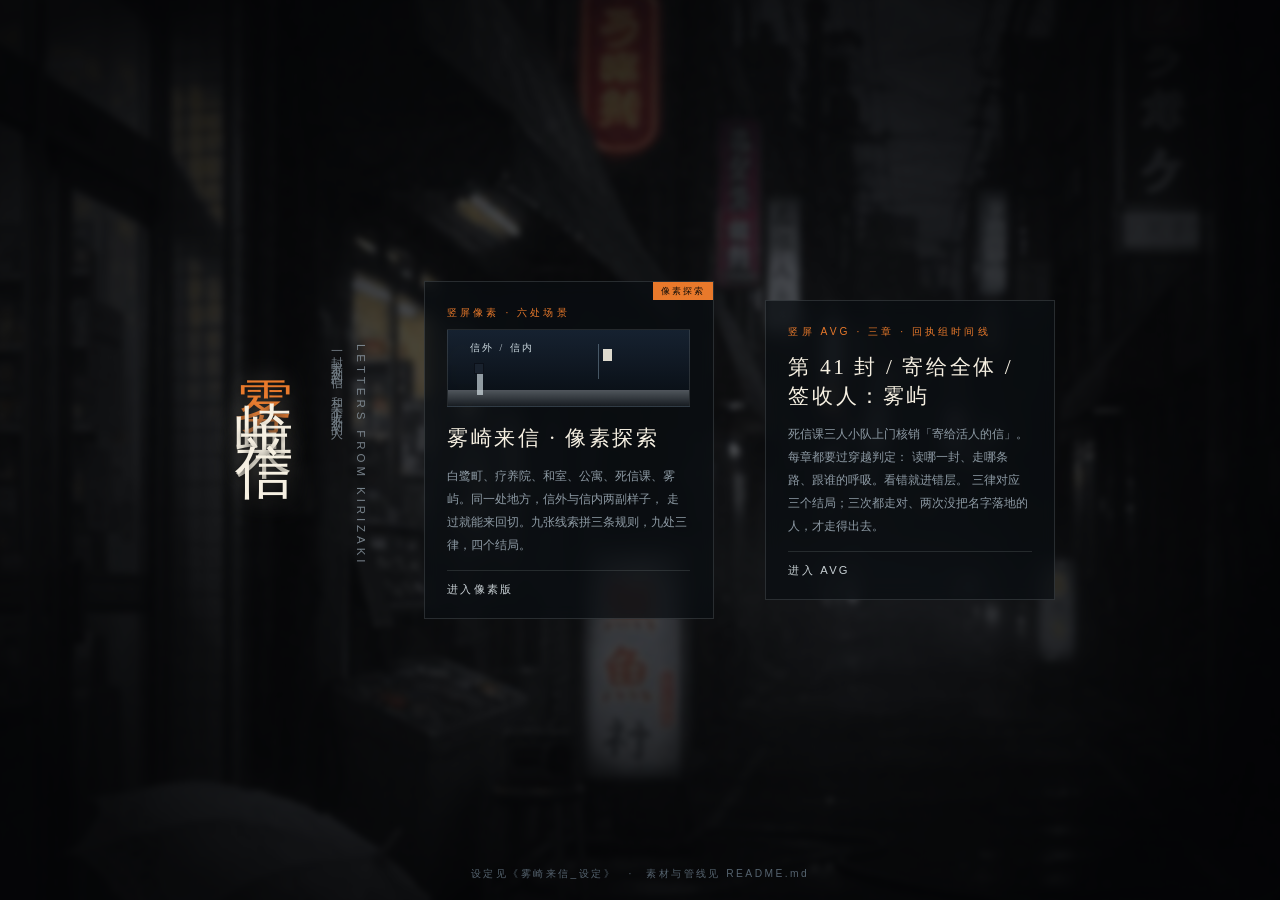
<file: index.html>
﻿<!DOCTYPE html>
<html lang="zh-CN">
<head>
<meta charset="utf-8">
<meta name="viewport" content="width=device-width,initial-scale=1">
<title>雾崎来信 · Letters from Kirizaki</title>
<style>
  :root{
    --ink:#10141A; --mist:#8E9BA5; --pale:#C8D0D4; --paper:#F6F0E2;
    --ember:#E8792B; --gold:#C9A227;
    --serif:"Songti SC","Noto Serif CJK SC","Source Han Serif SC","SimSun",serif;
    --sans:"PingFang SC","Microsoft YaHei","Noto Sans CJK SC",sans-serif;
  }
  *{box-sizing:border-box}
  html,body{margin:0;height:100%;background:#05070a;overflow:hidden}
  body{font-family:var(--sans);color:var(--pale);display:flex;
    align-items:center;justify-content:center;min-height:100vh}

  #bg{position:fixed;inset:-4%;
    background:url("assets/web/street_back.jpg") center/cover;
    filter:blur(3px) brightness(.5) saturate(.75);
    animation:drift 30s ease-in-out infinite alternate}
  @keyframes drift{from{transform:scale(1) translate(0,0)}to{transform:scale(1.06) translate(-1%,-1%)}}
  #bg::after{content:"";position:absolute;inset:0;
    background:radial-gradient(ellipse at 50% 45%, rgba(5,7,10,.2), rgba(5,7,10,.92) 78%)}

  #main{position:relative;display:flex;gap:4vw;align-items:center;
    padding:0 5vw;flex-wrap:wrap;justify-content:center}

  #brand{display:flex;gap:1.4rem;align-items:flex-start}
  #title{display:flex;flex-direction:row-reverse;gap:.7rem;
    writing-mode:vertical-rl;font-family:var(--serif);
    font-size:clamp(2.6rem,6.4vh,5rem);color:var(--paper);letter-spacing:.18em;
    text-shadow:0 0 28px rgba(246,240,226,.28),0 2px 8px rgba(0,0,0,.8)}
  #title span:last-child{color:var(--ember)}
  #meta{font-size:.72rem;letter-spacing:.34em;color:var(--mist);
    writing-mode:vertical-rl;line-height:2.1;opacity:.8;padding-top:.6rem}

  .card{width:clamp(230px,23vw,290px);background:rgba(10,14,19,.72);
    border:1px solid rgba(200,208,212,.16);backdrop-filter:blur(8px);
    padding:1.5rem 1.4rem 1.3rem;display:flex;flex-direction:column;gap:.8rem;
    transition:transform .3s, border-color .3s, background .3s;cursor:pointer;
    text-decoration:none;color:inherit;position:relative}
  .card:hover{transform:translateY(-4px);border-color:rgba(246,240,226,.5);
    background:rgba(18,24,32,.9)}
  .card .k{font-size:.64rem;letter-spacing:.3em;color:var(--ember)}
  .card h2{margin:0;font-family:var(--serif);font-size:1.34rem;letter-spacing:.12em;
    color:var(--paper);font-weight:400}
  .card p{margin:0;font-size:.78rem;line-height:1.85;color:var(--mist);flex:1}
  .card .go{font-size:.7rem;letter-spacing:.2em;color:var(--pale);
    border-top:1px solid rgba(200,208,212,.14);padding-top:.7rem;
    display:flex;justify-content:space-between;align-items:center}
  .card .go em{font-style:normal;color:var(--ember);opacity:0;transition:opacity .3s}
  .card:hover .go em{opacity:1}
  .card .new{position:absolute;right:0;top:0;font-size:.58rem;letter-spacing:.22em;
    color:#160F09;background:var(--ember);padding:.18rem .5rem}
  .card .pix{height:78px;margin:-.2rem 0 .2rem;background:
      linear-gradient(180deg, rgba(23,36,52,.9), rgba(8,12,18,.95));
    border:1px solid rgba(246,240,226,.12);position:relative;overflow:hidden}
  .card .pix i{position:absolute;display:block;background:#F6F0E2;opacity:.9}
  .card .pix .p1{left:12%;top:56%;width:6px;height:22px;background:#C9D6DC;opacity:.7}
  .card .pix .p2{left:11%;top:44%;width:8px;height:9px;background:#1B2430;box-shadow:0 0 0 1px #0B1018}
  .card .pix .p3{left:0;right:0;top:78%;height:22%;background:linear-gradient(180deg,rgba(233,238,240,.35),rgba(233,238,240,.08))}
  .card .pix .p4{left:62%;top:18%;width:1px;height:46%;background:#7E96A8;opacity:.5}
  .card .pix .p5{left:64%;top:24%;width:9px;height:12px;background:#F6F0E2}
  .card .pix b{position:absolute;left:9%;top:14%;font-family:var(--serif);font-weight:400;
    font-size:.62rem;letter-spacing:.24em;color:#C9D6DC}

  #foot{position:fixed;bottom:1.2rem;left:0;right:0;text-align:center;
    font-size:.64rem;letter-spacing:.24em;color:#55636F}
  @media (max-width:900px){
    #main{flex-direction:column;gap:1.2rem;padding:1rem}
    #meta{display:none}
    #title{writing-mode:horizontal-tb;flex-direction:row;font-size:2.2rem}
    .card{width:min(88vw,340px)}
  }
</style>
</head>
<body>
<div id="bg"></div>

<div id="main">
  <div id="brand">
    <div id="title"><span>信</span><span>来</span><span>崎</span><span>雾</span></div>
    <div id="meta">LETTERS FROM KIRIZAKI<br>一封寄不到的信，和三千个收不到的人</div>
  </div>

  <a class="card" href="pixel/index.html">
    <span class="new">像素探索</span>
    <div class="k">竖屏像素 · 六处场景</div>
    <div class="pix" aria-hidden="true">
      <b>信外 / 信内</b><i class="p5"></i><i class="p1"></i><i class="p2"></i>
      <i class="p4"></i><i class="p3"></i>
    </div>
    <h2>雾崎来信 · 像素探索</h2>
    <p>白鹭町、疗养院、和室、公寓、死信课、雾屿。同一处地方，信外与信内两副样子，
       走过就能来回切。九张线索拼三条规则，九处三律，四个结局。</p>
    <div class="go"><span>进入像素版</span><em>→</em></div>
  </a>

  <a class="card" href="avg/index.html">
    <div class="k">竖屏 AVG · 三章 · 回执组时间线</div>
    <h2>第 41 封 / 寄给全体 / 签收人：雾屿</h2>
    <p>死信课三人小队上门核销「寄给活人的信」。每章都要过穿越判定：
       读哪一封、走哪条路、跟谁的呼吸。看错就进错层。
       三律对应三个结局；三次都走对、两次没把名字落地的人，才走得出去。</p>
    <div class="go"><span>进入 AVG</span><em>→</em></div>
  </a>
</div>

<div id="foot">设定见《雾崎来信_设定》　·　素材与管线见 README.md</div>
</body>
</html>
</file>
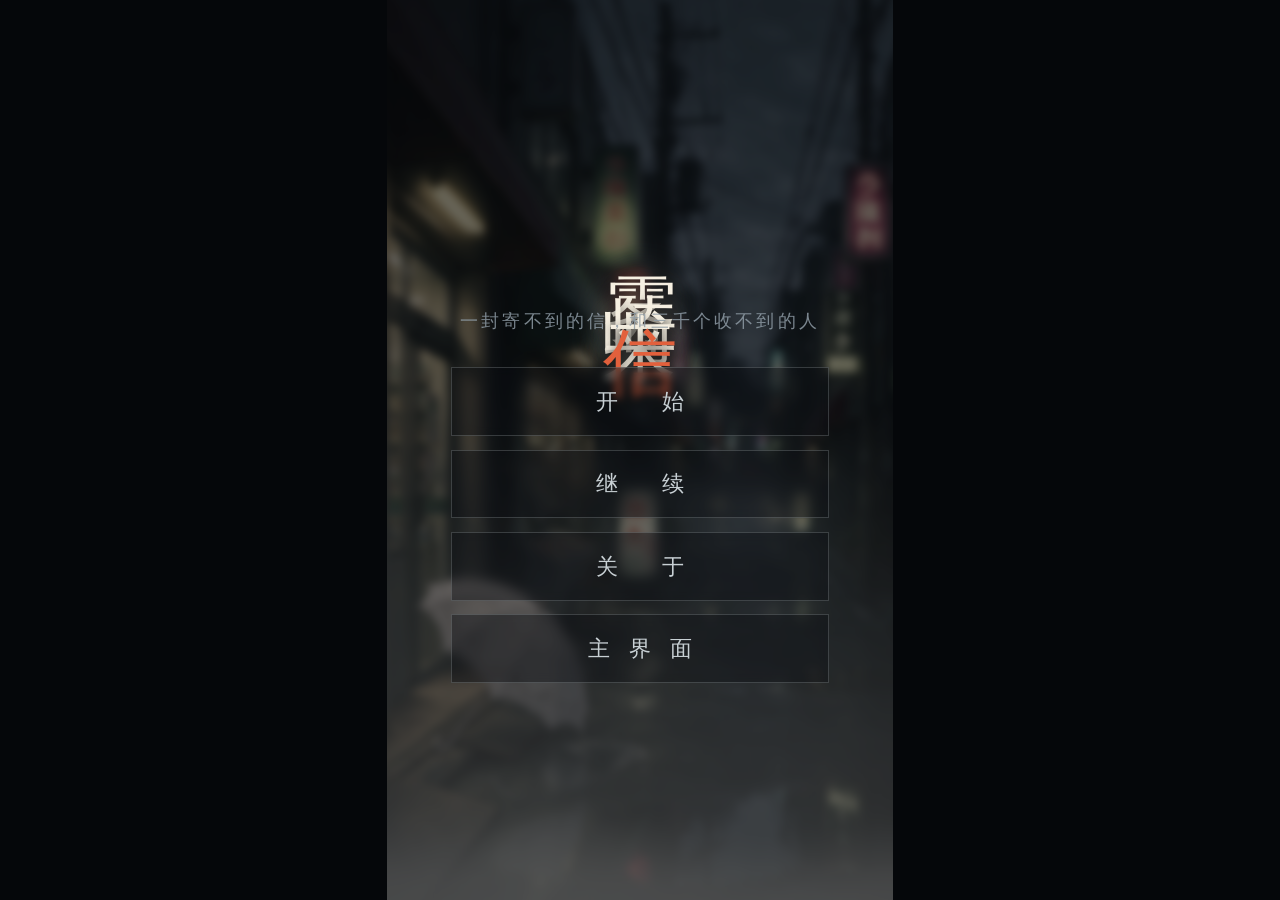
<file: avg/index.html>
<!DOCTYPE html>
<html lang="zh-CN">
<head>
<meta charset="utf-8">
<meta name="viewport" content="width=device-width,initial-scale=1,maximum-scale=1,user-scalable=no,viewport-fit=cover">
<meta name="theme-color" content="#080b0f">
<meta name="apple-mobile-web-app-capable" content="yes">
<meta name="apple-mobile-web-app-status-bar-style" content="black-translucent">
<meta name="mobile-web-app-capable" content="yes">
<title>雾崎来信 · AVG 三章</title>
<link rel="stylesheet" href="style.css">
</head>
<body>

<!-- 整个舞台按 9:16 锁死，外部留黑 -->
<div id="stage">

  <!-- 背景两层，交叉淡入 -->
  <div id="bgA" class="bg"></div>
  <div id="bgB" class="bg"></div>

  <!-- 立绘（三槽：char 居中，char2 左，char3 右；用 background-image，避免 <img> 在部分渲染器里引起的整页缩放） -->
  <div id="char"></div>
  <div id="char2"></div>
  <div id="char3"></div>

  <!-- 雾线与暗角 -->
  <div id="veil"></div>
  <div id="vignette"></div>

  <!-- 顶部：雾浓度 -->
  <div id="topbar">
    <div id="fogwrap">
      <span id="foglabel">雾</span>
      <div id="fogbar"><div id="fogfill"></div></div>
      <span id="fogpct">18%</span>
      <button id="notebtn" title="线索与规则（N）">笔记 0</button>
    </div>
    <div id="menu">
      <button data-act="log">记录</button>
      <button data-act="save">存档</button>
      <button data-act="load">读档</button>
      <button data-act="auto">自动</button>
      <button data-act="skip">快进</button>
      <button data-act="title">标题</button>
      <button data-act="home">主界面</button>
    </div>
  </div>

  <!-- 对话框 -->
  <div id="dialogue">
    <div id="speaker"></div>
    <div id="text"></div>
    <div id="next">▼</div>
    <div id="hint">空格 / 点击 继续</div>
  </div>

  <!-- 三律选项 -->
  <div id="choices">
    <div id="choicetag"></div>
    <div id="choiceq"></div>
    <div id="dropline">
      <span class="drop"></span><span class="drop"></span><span class="drop"></span>
    </div>
    <div id="choiceopts"></div>
  </div>

  <!-- 浮层面板：记录 / 存档 -->
  <div id="panel">
    <div id="panelhead"><span id="paneltitle">记录</span><button id="panelclose">×</button></div>
    <div id="panelbody"></div>
  </div>

  <!-- 章节结束 -->
  <div id="endscreen">
    <div id="endname"></div>
    <div id="endstats"></div>
    <div id="endbtns">
      <button data-act="title">回到标题</button>
      <button data-act="load">读档</button>
      <button data-act="home">主界面</button>
    </div>
  </div>

  <!-- 标题 -->
  <div id="title">
    <div id="titlebg"></div>
    <div id="titletxt"><span>雾</span><span>崎</span><span>来</span><span>信</span></div>    <div id="subt">一封寄不到的信，和三千个收不到的人</div>
    <div id="titlebtns">
      <button data-act="new">开 始</button>
      <button data-act="continue">继 续</button>
      <button data-act="about">关 于</button>
      <button data-act="home">主界面</button>
    </div>
    <div id="about">
      <p>竖屏 AVG · 三章「第 41 封 / 寄给全体 / 签收人：雾屿」——回执组时间线</p>
      <p>死信课三人编制：你、薇拉、澪。城里出现「寄给活人的信」，上门核销。规矩这次是齐的——开拆须两人在场，你们有三个。世界照样坏。</p>
      <p>纱夜是不占编制的同伴。她很少说话，所以每次开口，都值得记住。</p>
      <p>每章进信之前，都要先做一次「穿越判定」：读哪一封、走哪条路、跟谁的呼吸。判断没有时限，但看错了就进错层；穿越成功与否，会一路影响到最后。</p>
      <p>信内外共用同一张场景，只有颜色不同——哪边是真的，游戏不判定。三律对应三个结局；三次都走对、两次没把名字落地的人，才走得出去。</p>
      <p>建议全屏 · 戴耳机</p>
      <button data-act="aboutclose">收 起</button>
    </div>
  </div>

  <div id="flash"></div>
  <div id="card"><div class="ct" id="cardTitle"></div><div class="cs" id="cardSub"></div></div>
  <div id="stamp"><div class="sm" id="stampMain"></div><div class="ss" id="stampSub"></div></div>
  <div id="toast"></div>
</div>

<script src="audio.js"></script>
<script src="story.js"></script>
<script src="game.js"></script>
</body>
</html>
</file>
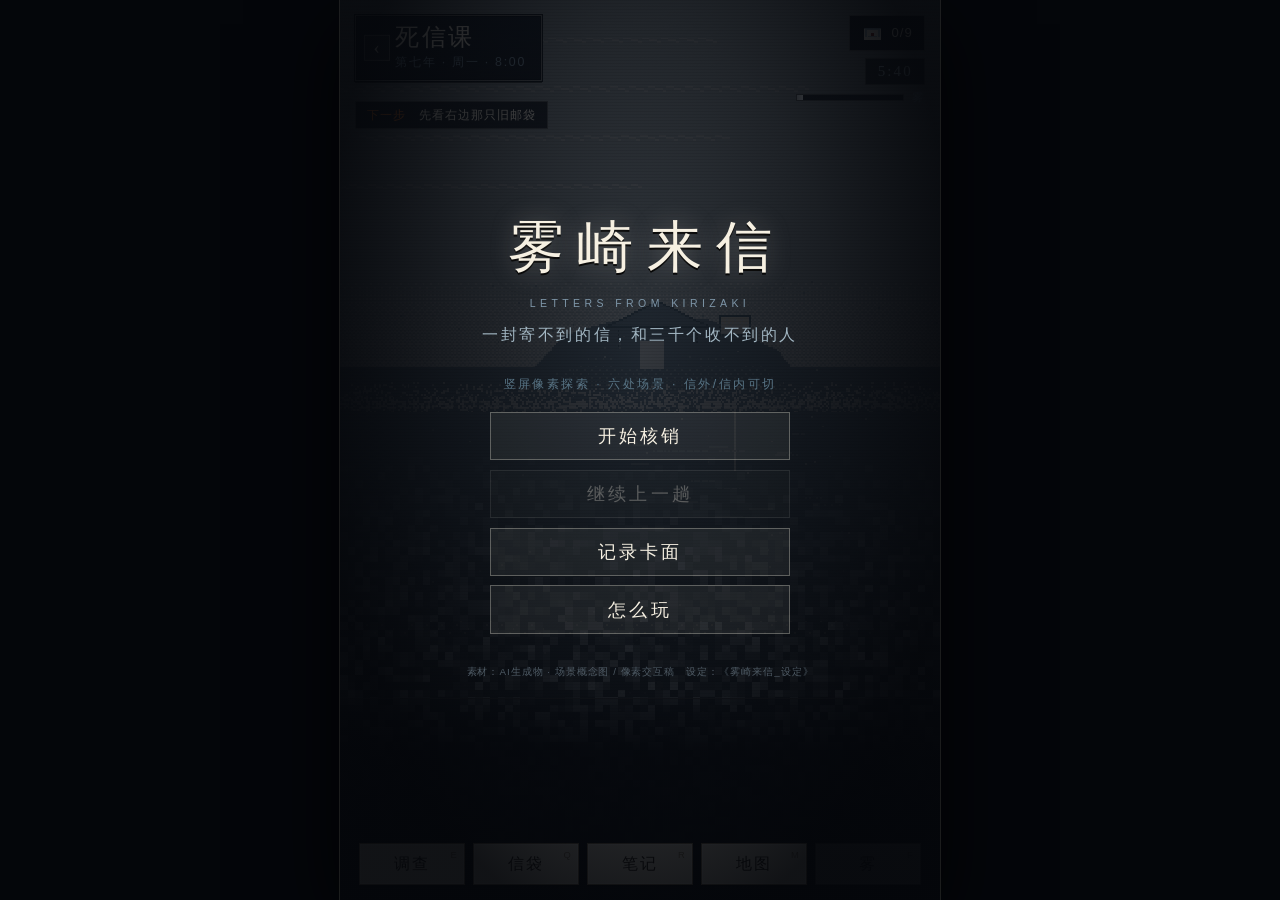
<file: pixel/index.html>
<!DOCTYPE html>
<html lang="zh-CN">
<head>
<meta charset="utf-8">
<meta name="viewport" content="width=device-width,initial-scale=1,viewport-fit=cover">
<meta name="theme-color" content="#05070a">
<title>雾崎来信 · 像素探索</title>
<link rel="stylesheet" href="css/style.css">
</head>
<body>
<div id="stage">
  <canvas id="scene" width="320" height="480"></canvas>
  <div id="crt"></div>

  <!-- 顶部状态栏 -->
  <header id="hud">
    <div class="plaque">
      <button id="homeBtn" title="回主界面">‹</button>
      <b id="place">死信课</b>
      <i id="sub">第七年 · 周一</i>
    </div>
    <div id="hint"></div>
    <div class="hud-right">
      <button id="bagBtn" title="信袋">
        <canvas class="ico" width="16" height="16" data-icon="letter"></canvas>
        <span id="bagCount">0/9</span>
      </button>
      <div id="clock" title="钟">5:40</div>
    </div>
  </header>

  <div id="fogwrap" title="雾浓度">
    <div id="fogbar"><i></i></div>
    <span>雾</span>
  </div>

  <div id="toast"></div>

  <!-- 底部交互区 -->
  <section id="panel">
    <div id="who"><img id="face" alt=""><span id="whoName"></span></div>
    <div id="say"></div>
    <nav id="acts">
      <button data-act="look"><b>调查</b><i>E</i></button>
      <button data-act="bag"><b>信袋</b><i>Q</i></button>
      <button data-act="note"><b>笔记</b><i>R</i></button>
      <button data-act="map"><b>地图</b><i>M</i></button>
      <button data-act="form" id="formBtn"><b>雾</b><i>F</i></button>
    </nav>
  </section>

  <!-- 弹窗 -->
  <div id="modal" class="hidden"><div class="sheet" id="sheet"></div></div>

  <!-- 标题 -->
  <div id="title" class="screen">
    <div class="title-inner">
      <div class="t-brand">
        <h1>雾崎来信</h1>
        <p class="t-en">LETTERS FROM KIRIZAKI</p>
        <p class="t-sub">一封寄不到的信，和三千个收不到的人</p>
      </div>
      <p class="t-tag">竖屏像素探索 · 六处场景 · 信外/信内可切</p>
      <div class="t-menu">
        <button data-t="new">开始核销</button>
        <button data-t="continue">继续上一趟</button>
        <button data-t="gallery">记录卡面</button>
        <button data-t="help">怎么玩</button>
      </div>
      <p class="t-foot">素材：AI生成物 · 场景概念图 / 像素交互稿　设定：《雾崎来信_设定》</p>
    </div>
  </div>

  <div id="ending" class="screen hidden">
    <div class="end-inner">
      <p class="end-tag" id="endTag"></p>
      <h2 id="endTitle"></h2>
      <div id="endBody"></div>
      <div class="t-menu">
        <button data-e="again">再核销一次</button>
        <button data-e="roam">继续漫游</button>
      </div>
    </div>
  </div>

  <div id="loading">载入中…</div>
</div>

<script src="js/music.js"></script>
<script src="js/content.js"></script>
<script src="js/art.js"></script>
<script src="js/game.js"></script>
</body>
</html>
</file>
<file: avg/style.css>
/* 《雾崎来信》竖屏 AVG —— 所有尺寸以舞台高度的 1% 为单位（--u），
   这样从手机到 4K 都是同一套比例。 */

:root{
  --ink:#10141A; --deep:#1B222B; --slate:#2E3A45; --grey:#55636F;
  --mist:#8E9BA5; --pale:#C8D0D4; --paper:#F6F0E2; --ember:#E2603C;
  --cyan:#6FD3D8; --signal:#5FD08A;
  --serif:"Songti SC","Noto Serif CJK SC","Source Han Serif SC","SimSun","STSong",serif;
  --sans:"PingFang SC","Microsoft YaHei","Noto Sans CJK SC","Hiragino Sans GB",sans-serif;
}

*{box-sizing:border-box;-webkit-tap-highlight-color:transparent;
  -webkit-touch-callout:none}
html,body{margin:0;height:100%;background:#05070a;overflow:hidden;
  overscroll-behavior:none;touch-action:manipulation;
  -webkit-text-size-adjust:100%}
/* 手机地址栏会把 100vh 撑出屏幕，有 dvh 就用 dvh */
@supports (height:100dvh){
  html,body{height:100dvh}
}
body{display:flex;align-items:center;justify-content:center;
  font-family:var(--serif);position:fixed;inset:0}

#stage{
  position:relative;overflow:hidden;background:#0b0f14;
  width:min(100vw, calc(100vh * 9 / 16));
  height:min(100vh, calc(100vw * 16 / 9));
  --u: calc(min(100vh, 100vw * 16 / 9) / 100);
  cursor:pointer;user-select:none;
}
@supports (height:100dvh){
  #stage{
    width:min(100vw, calc(100dvh * 9 / 16));
    height:min(100dvh, calc(100vw * 16 / 9));
    --u: calc(min(100dvh, 100vw * 16 / 9) / 100);
  }
}

/* ---------- 背景 ---------- */
.bg{position:absolute;inset:0;background-size:cover;background-position:center;
  opacity:0;transition:opacity 1.4s ease;z-index:0}
.bg.on{opacity:1}

/* ---------- 立绘 ---------- */
#char{position:absolute;inset:0;z-index:2;opacity:0;
  background-repeat:no-repeat;background-position:center bottom;
  background-size:contain;
  transition:opacity .7s ease, transform 1.2s ease;
  transform:translateY(calc(var(--u) * 1.2))}
#char.on{opacity:1;transform:translateY(0)}

/* 站在水里的：脚踝以下化开 */
#char.water{opacity:.8;
  -webkit-mask-image:linear-gradient(to top, rgba(0,0,0,0) 2%, #000 18%);
  mask-image:linear-gradient(to top, rgba(0,0,0,0) 2%, #000 18%)}

/* ---------- 雾与暗角 ---------- */
#veil{position:absolute;inset:0;z-index:3;pointer-events:none;
  background:linear-gradient(to top, rgba(240,242,240,.92) 0%, rgba(240,242,240,.55) 26%, rgba(240,242,240,0) 62%);
  transform:translateY(102%);transition:transform 1.15s cubic-bezier(.4,0,.6,1)}
#veil.rise{transform:translateY(0)}

#vignette{position:absolute;inset:0;z-index:4;pointer-events:none;
  background:radial-gradient(ellipse at 50% 42%, rgba(0,0,0,0) 42%, rgba(0,0,0,.55) 100%)}

/* ---------- 顶部 ---------- */
#topbar{position:absolute;z-index:35;left:0;right:0;top:0;
  padding:calc(var(--u) * 3.4) calc(var(--u) * 4) 0}
#topbar::before{content:"";position:absolute;left:0;right:0;top:0;
  height:calc(var(--u) * 17);pointer-events:none;z-index:-1;
  background:linear-gradient(rgba(6,9,13,.55), rgba(6,9,13,0))}

#fogwrap{display:flex;align-items:center;gap:calc(var(--u) * 1.4);
  font-size:calc(var(--u) * 2.3);color:var(--mist);letter-spacing:.2em;
  text-shadow:0 1px 4px rgba(0,0,0,.7)}
#foglabel{opacity:.8}
#fogbar{width:calc(var(--u) * 22);height:calc(var(--u) * .8);
  background:rgba(142,155,165,.22);position:relative;overflow:hidden}
#fogfill{position:absolute;left:0;top:0;bottom:0;width:18%;
  background:linear-gradient(90deg, var(--grey), var(--pale));
  transition:width .8s ease, background .8s ease}
#fogpct{font-family:var(--sans);font-size:calc(var(--u) * 1.9);opacity:.55;
  letter-spacing:0}
#notebtn{font-family:var(--sans);font-size:calc(var(--u) * 1.6);color:var(--mist);
  background:rgba(10,14,19,.55);border:1px solid rgba(142,155,165,.22);
  padding:calc(var(--u) * .5) calc(var(--u) * 1);border-radius:calc(var(--u) * .3);
  cursor:pointer;letter-spacing:.08em;transition:all .2s}
#notebtn:hover{color:var(--paper);border-color:rgba(246,240,226,.45)}
#notebtn.has{color:var(--ember);border-color:rgba(226,96,60,.4)}

/* 右侧竖排工具条：竖屏里比横排更省地方 */
#menu{position:absolute;right:0;top:calc(var(--u) * 7.4);
  display:flex;flex-direction:column;gap:calc(var(--u) * .8);align-items:flex-end}
#menu button{font-family:var(--sans);font-size:calc(var(--u) * 1.65);
  color:var(--mist);background:rgba(10,14,19,.55);
  border:1px solid rgba(142,155,165,.22);
  padding:calc(var(--u) * .65) calc(var(--u) * 1.1);border-radius:calc(var(--u) * .4);
  cursor:pointer;letter-spacing:.1em;transition:all .2s;min-width:calc(var(--u) * 9.6);
  text-align:center}
#menu button:hover{color:var(--paper);border-color:rgba(246,240,226,.5);
  background:rgba(20,26,33,.85)}
#menu button.act{color:var(--ember);border-color:rgba(226,96,60,.55)}

/* ---------- 对话框 ---------- */
#dialogue{position:absolute;z-index:21;left:calc(var(--u) * 6);right:calc(var(--u) * 6);
  bottom:calc(var(--u) * 6.5);
  padding:calc(var(--u) * 5) calc(var(--u) * 5) calc(var(--u) * 4.2);
  border:1px solid rgba(200,208,212,.14);border-radius:calc(var(--u) * .6);
  background:linear-gradient(180deg, rgba(12,17,23,.88), rgba(8,11,16,.94));
  backdrop-filter:blur(7px);-webkit-backdrop-filter:blur(7px);
  opacity:0;transition:opacity .45s ease;pointer-events:none;
  box-shadow:0 calc(var(--u) * 2) calc(var(--u) * 6) rgba(0,0,0,.45)}
#dialogue.on{opacity:1}

#speaker{position:absolute;top:calc(var(--u) * -3.9);left:calc(var(--u) * 4);
  padding:calc(var(--u) * .9) calc(var(--u) * 2.6);
  background:var(--paper);color:var(--ink);font-size:calc(var(--u) * 2.5);
  letter-spacing:.24em;border-radius:calc(var(--u) * .2);
  opacity:0;transition:opacity .3s}
#speaker.on{opacity:1}

#text{font-size:calc(var(--u) * 3);line-height:1.9;color:#E9E5DB;
  letter-spacing:.055em;min-height:calc(var(--u) * 7.6);
  text-align:justify;text-justify:inter-ideograph;
  white-space:pre-wrap;word-break:break-word;
  text-shadow:0 calc(var(--u) * .2) calc(var(--u) * .6) rgba(0,0,0,.6)}

#next{position:absolute;right:calc(var(--u) * 4.4);bottom:calc(var(--u) * 2.6);
  font-size:calc(var(--u) * 2.2);color:var(--mist);
  opacity:0;animation:blink 1.4s infinite}
#next.on{opacity:.9}
@keyframes blink{0%,45%{opacity:.9}50%,100%{opacity:.15}}

#hint{position:absolute;right:calc(var(--u) * 9);bottom:calc(var(--u) * 2.8);
  font-family:var(--sans);font-size:calc(var(--u) * 1.7);color:var(--mist);
  opacity:0;transition:opacity .4s;letter-spacing:.1em}
#hint.on{opacity:.32}

/* ---------- 三律选项 ---------- */
#choices{position:absolute;z-index:30;left:0;right:0;top:0;bottom:0;display:none;
  flex-direction:column;justify-content:center;gap:calc(var(--u) * 1.6);
  padding:calc(var(--u) * 15) calc(var(--u) * 6) calc(var(--u) * 7);
  cursor:default;
  background:radial-gradient(ellipse at 50% 44%, rgba(4,7,10,.30) 0%, rgba(4,7,10,.78) 72%, rgba(4,7,10,.9) 100%)}
#choices.on{display:flex;animation:fadein .5s ease}
@keyframes fadein{from{opacity:0;transform:translateY(calc(var(--u) * 1.5))}to{opacity:1;transform:none}}

#choiceq{font-size:calc(var(--u) * 2.2);color:#EDE7D9;letter-spacing:.3em;
  text-align:center;
  text-shadow:0 calc(var(--u) * .2) calc(var(--u) * .5) rgba(0,0,0,.95),
    0 0 calc(var(--u) * 2) rgba(0,0,0,.85);
  margin-bottom:calc(var(--u) * .4)}
#choicetag{display:none;font-family:var(--sans);font-size:calc(var(--u) * 1.65);
  color:#C8A24A;letter-spacing:.3em;text-align:center;margin-bottom:calc(var(--u) * .2)}
#choicetag.on{display:block}
#dropline.off{visibility:hidden}

#dropline{display:flex;justify-content:center;gap:calc(var(--u) * 1.8);
  height:calc(var(--u) * 3);align-items:center}
.drop{width:calc(var(--u) * 1.5);height:calc(var(--u) * 1.9);
  border-radius:50% 50% 50% 50% / 62% 62% 38% 38%;
  background:rgba(200,208,212,.4);transition:background .3s, opacity .3s}
.drop.gone{background:rgba(226,96,60,.75);opacity:.35}

#choiceopts{display:flex;flex-direction:column;gap:calc(var(--u) * 1.5)}

.opt{position:relative;display:flex;gap:calc(var(--u) * 2);align-items:flex-start;
  padding:calc(var(--u) * 2.3) calc(var(--u) * 2.6);
  background:rgba(10,14,20,.88);border:1px solid rgba(200,208,212,.16);
  border-left:calc(var(--u) * .5) solid var(--col);
  border-radius:calc(var(--u) * .4);cursor:pointer;
  transition:background .18s, transform .18s, border-color .18s;
  backdrop-filter:blur(6px);-webkit-backdrop-filter:blur(6px)}
.opt:hover{background:rgba(22,29,38,.94);
  transform:translateX(calc(var(--u) * .8))}
.opt .law{font-family:var(--sans);font-size:calc(var(--u) * 1.75);
  letter-spacing:.24em;color:var(--col);padding-top:calc(var(--u) * .5);
  min-width:calc(var(--u) * 5);opacity:.95;flex:0 0 auto}
.opt .txt{font-size:calc(var(--u) * 2.45);line-height:1.65;color:#E6E1D6;
  letter-spacing:.03em}
.opt .txt small{display:block;font-family:var(--sans);
  font-size:calc(var(--u) * 1.7);color:var(--mist);
  margin-top:calc(var(--u) * .8);letter-spacing:.06em;opacity:.7}

/* ---------- 浮层面板 ---------- */
#panel{position:absolute;inset:0;z-index:40;display:none;flex-direction:column;
  background:rgba(5,8,11,.94);backdrop-filter:blur(4px);
  padding:calc(var(--u) * 8) calc(var(--u) * 6) calc(var(--u) * 6)}
#panel.on{display:flex}
#panelhead{display:flex;justify-content:space-between;align-items:center;
  font-size:calc(var(--u) * 2.6);color:var(--pale);letter-spacing:.3em;
  border-bottom:1px solid rgba(200,208,212,.16);
  padding-bottom:calc(var(--u) * 2.4)}
#panelhead button{background:none;border:none;color:var(--mist);
  font-size:calc(var(--u) * 4.2);cursor:pointer;line-height:1;
  padding:0 calc(var(--u) * 1)}
#panelbody{margin-top:calc(var(--u) * 3);overflow-y:auto;flex:1;
  -webkit-overflow-scrolling:touch}
#panelbody::-webkit-scrollbar{width:calc(var(--u) * .8)}
#panelbody::-webkit-scrollbar-thumb{background:rgba(142,155,165,.35)}

.logline{display:flex;gap:calc(var(--u) * 2.2);
  padding:calc(var(--u) * 1.7) 0;
  border-bottom:1px solid rgba(200,208,212,.07)}
.logline .who{min-width:calc(var(--u) * 9);color:var(--mist);
  font-size:calc(var(--u) * 2.1);letter-spacing:.18em;text-align:right;opacity:.8}
.logline .what{font-size:calc(var(--u) * 2.5);line-height:1.75;color:#DCD7CC;flex:1}

.notehead{font-family:var(--sans);font-size:calc(var(--u) * 1.8);color:var(--ember);
  letter-spacing:.28em;margin:calc(var(--u) * 3) 0 calc(var(--u) * 1.4)}
.notecard{display:flex;gap:calc(var(--u) * 2);align-items:flex-start;
  padding:calc(var(--u) * 2) calc(var(--u) * 2.2);margin-bottom:calc(var(--u) * 1.2);
  border:1px solid rgba(200,208,212,.14);background:rgba(14,19,26,.72);
  border-left:calc(var(--u) * .4) solid rgba(200,208,212,.35)}
.notecard.rule{border-left-color:var(--ember);background:rgba(24,18,16,.6)}
.notecard .tag{flex:0 0 auto;font-family:var(--sans);font-size:calc(var(--u) * 1.6);
  color:var(--mist);letter-spacing:.12em;padding-top:calc(var(--u) * .3);
  min-width:calc(var(--u) * 12)}
.notecard.rule .tag{color:var(--ember)}
.notecard .body{font-size:calc(var(--u) * 2.35);line-height:1.8;color:#DDD8CD;flex:1}

.slot{display:flex;gap:calc(var(--u) * 2.6);align-items:center;
  padding:calc(var(--u) * 3);margin-bottom:calc(var(--u) * 2);
  border:1px solid rgba(200,208,212,.16);border-radius:calc(var(--u) * .4);
  cursor:pointer;background:rgba(14,19,26,.7);
  transition:border-color .2s, background .2s}
.slot:hover{border-color:rgba(246,240,226,.45);background:rgba(22,29,38,.9)}
.slot .no{font-family:var(--sans);font-size:calc(var(--u) * 2);color:var(--mist);
  opacity:.7;min-width:calc(var(--u) * 5)}
.slot .meta{flex:1}
.slot .meta .t{font-family:var(--sans);font-size:calc(var(--u) * 1.8);
  color:var(--mist);opacity:.6}
.slot .meta .s{font-size:calc(var(--u) * 2.3);color:#DDD8CD;
  margin-top:calc(var(--u) * .6);line-height:1.5;
  display:-webkit-box;-webkit-line-clamp:2;-webkit-box-orient:vertical;
  overflow:hidden}
.slot .del{font-family:var(--sans);font-size:calc(var(--u) * 1.8);
  color:var(--grey);padding:calc(var(--u) * .6) calc(var(--u) * 1)}
.slot .del:hover{color:var(--ember)}

/* ---------- 结束 ---------- */
#endscreen{position:absolute;inset:0;z-index:50;display:none;
  flex-direction:column;align-items:center;justify-content:center;
  gap:calc(var(--u) * 4);background:rgba(4,6,9,.95);text-align:center;
  padding:calc(var(--u) * 10)}
#endscreen.on{display:flex;animation:fadein 1.6s ease}
#endname{font-size:calc(var(--u) * 4.6);color:var(--paper);letter-spacing:.5em;
  text-indent:.5em}
#endstats{font-family:var(--sans);font-size:calc(var(--u) * 2.1);color:var(--mist);
  line-height:2.2;letter-spacing:.1em;opacity:.85;max-width:calc(var(--u) * 70)}
#endbtns{display:flex;gap:calc(var(--u) * 2.4);margin-top:calc(var(--u) * 2)}
#endbtns button{font-family:var(--sans);font-size:calc(var(--u) * 2.2);color:var(--mist);
  background:transparent;border:1px solid rgba(142,155,165,.4);
  padding:calc(var(--u) * 1.6) calc(var(--u) * 3.4);cursor:pointer;
  letter-spacing:.2em;transition:all .2s}
#endbtns button:hover{color:var(--paper);border-color:var(--paper)}

/* ---------- 标题 ---------- */
#title{position:absolute;inset:0;z-index:60;display:flex;flex-direction:column;
  align-items:center;justify-content:center;gap:calc(var(--u) * 3.2);
  padding:calc(var(--u) * 4) calc(var(--u) * 6);
  background:#080b0f;transition:opacity 1s, visibility 1s}
#title.off{opacity:0;visibility:hidden}

#titlebg{position:absolute;inset:0;
  background:url("../assets/avg/bg/street_front.jpg") center/cover;
  filter:blur(4px) brightness(.42) saturate(.7);transform:scale(1.06);
  animation:drift 26s ease-in-out infinite alternate}
@keyframes drift{from{transform:scale(1.06) translateY(0)}to{transform:scale(1.12) translateY(-1.5%)}}
#titlebg::after{content:"";position:absolute;inset:0;
  background:linear-gradient(to top, rgba(240,242,240,.5), rgba(0,0,0,0) 55%)}

#titletxt{position:relative;display:flex;flex-direction:row;
  writing-mode:vertical-rl;gap:calc(var(--u) * 1.1);line-height:1;
  font-size:calc(var(--u) * 8.2);color:var(--paper);letter-spacing:.1em;
  text-shadow:0 0 calc(var(--u) * 5) rgba(246,240,226,.3),
    0 calc(var(--u) * .5) calc(var(--u) * 1.4) rgba(0,0,0,.85)}
#titletxt span{display:block;animation:rise 2.2s ease both}
#titletxt span:nth-child(2){animation-delay:.12s}
#titletxt span:nth-child(3){animation-delay:.24s}
#titletxt span:nth-child(4){animation-delay:.36s;color:var(--ember)}
@keyframes rise{from{opacity:0;transform:translateY(calc(var(--u) * 2));filter:blur(calc(var(--u) * 2))}to{opacity:1;transform:none;filter:none}}

#subt{position:relative;font-size:calc(var(--u) * 1.95);color:var(--mist);
  letter-spacing:.18em;text-align:center;line-height:1.9;opacity:.85;
  max-width:calc(var(--u) * 84)}

#titlebtns{position:relative;display:flex;flex-direction:column;
  gap:calc(var(--u) * 1.5);width:calc(var(--u) * 42)}
#titlebtns button{font-family:var(--sans);font-size:calc(var(--u) * 2.4);
  color:var(--pale);background:rgba(10,14,19,.4);
  border:1px solid rgba(200,208,212,.22);padding:calc(var(--u) * 2.1);
  cursor:pointer;letter-spacing:.9em;text-indent:.9em;
  transition:all .25s;backdrop-filter:blur(4px)}
#titlebtns button:hover{color:var(--ink);background:var(--paper);
  border-color:var(--paper);letter-spacing:.7em}

#about{position:absolute;inset:0;display:none;flex-direction:column;justify-content:center;
  gap:calc(var(--u) * 3);padding:calc(var(--u) * 12) calc(var(--u) * 9);
  background:rgba(5,8,11,.97);z-index:2}
#about.on{display:flex}
#about p{margin:0;font-size:calc(var(--u) * 2.3);line-height:2;color:var(--mist);
  letter-spacing:.06em;text-align:justify}
#about button{font-family:var(--sans);font-size:calc(var(--u) * 2.2);color:var(--pale);
  background:none;border:1px solid rgba(200,208,212,.3);
  padding:calc(var(--u) * 1.8);cursor:pointer;letter-spacing:.4em;
  margin-top:calc(var(--u) * 2)}

/* ---------- toast ---------- */
#toast{position:absolute;z-index:70;left:50%;top:calc(var(--u) * 8);
  transform:translateX(-50%) translateY(calc(var(--u) * -2));
  font-family:var(--sans);font-size:calc(var(--u) * 2);color:var(--paper);
  letter-spacing:.16em;background:rgba(10,14,20,.85);
  border:1px solid rgba(200,208,212,.2);
  padding:calc(var(--u) * 1.4) calc(var(--u) * 2.6);
  border-radius:calc(var(--u) * .4);opacity:0;pointer-events:none;
  transition:opacity .3s, transform .3s;white-space:nowrap}
#toast.on{opacity:1;transform:translateX(-50%) translateY(0)}

@media (prefers-reduced-motion: reduce){
  *{animation-duration:.01ms !important;transition-duration:.01ms !important}
}

/* ================= 手机端 ================= */

/* 刘海和底部横条：别把 UI 顶到屏幕外 */
#topbar{padding-top:calc(var(--u) * 3.4 + env(safe-area-inset-top, 0px))}
#dialogue{bottom:calc(var(--u) * 6.5 + env(safe-area-inset-bottom, 0px))}
#choices{padding-bottom:calc(var(--u) * 7 + env(safe-area-inset-bottom, 0px))}
#title{padding-top:calc(var(--u) * 4 + env(safe-area-inset-top, 0px));
  padding-bottom:calc(var(--u) * 4 + env(safe-area-inset-bottom, 0px))}

/* 手指要够得着：把右侧工具条做成 44px 起步的按钮 */
@media (max-width: 520px), (pointer: coarse){
  #menu{gap:6px;top:calc(var(--u) * 7.4 + env(safe-area-inset-top, 0px))}
  #menu button{
    font-size:14px;padding:0 10px;min-width:64px;min-height:44px;
    display:flex;align-items:center;justify-content:center;
    letter-spacing:.06em;background:rgba(10,14,19,.72)}
  #fogwrap{font-size:13px}
  #fogbar{width:96px;height:5px}
  #fogpct{font-size:12px}
  #notebtn{font-size:12px;padding:4px 8px}
  #choicetag{font-size:12px;letter-spacing:.2em}
  #stamp .sm{font-size:42px;border-width:3px;padding:10px 20px}
  #stamp .ss{font-size:13px}
  #dialogue{padding:16px 16px 14px}
  #text{font-size:19px;line-height:1.75;min-height:56px}
  #speaker{font-size:14px;padding:5px 12px;top:-26px}
  .opt{padding:14px 14px;gap:10px}
  .opt .law{font-size:12px;min-width:34px}
  .opt .txt{font-size:16px;line-height:1.65}
  #choiceq{font-size:13px;letter-spacing:.2em}
  #choiceopts{gap:10px}
  #titlebtns{width:78%}
  #titlebtns button{font-size:17px;padding:16px;letter-spacing:.6em}
  #subt{font-size:13px;letter-spacing:.14em}
  #endbtns button{font-size:15px;padding:14px 22px}
  .slot{padding:14px}
  .logline .what{font-size:15px}
  .logline .who{font-size:12px;min-width:56px}
}

/* 横屏时提醒转过来（手机横屏才会命中） */
@media (orientation: landscape) and (max-height: 520px){
  body::after{
    content:"请竖屏观看";
    position:fixed;inset:0;z-index:999;
    display:flex;align-items:center;justify-content:center;
    background:#05070a;color:#C8D0D4;
    font-size:15px;letter-spacing:.4em;
  }
}


/* ---------- 章节卡 / 闪白 / 震屏 ---------- */
#card{position:absolute;inset:0;z-index:45;display:flex;flex-direction:column;
  align-items:center;justify-content:center;background:#07090c;opacity:0;
  pointer-events:none;transition:opacity .9s ease}
#card.on{opacity:1;pointer-events:auto}
#card .ct{font-family:var(--serif);font-size:calc(var(--u)*4.0);letter-spacing:.7em;
  color:var(--ember);text-indent:.7em}
#card .cs{font-family:var(--serif);font-size:calc(var(--u)*7.2);letter-spacing:.3em;
  color:var(--paper);margin-top:calc(var(--u)*3.2);text-indent:.3em}
#flash{position:absolute;inset:0;z-index:44;background:#EDF1F2;opacity:0;
  pointer-events:none;transition:opacity .12s}
#flash.on{opacity:.9}
#stage.shake{animation:shake .55s cubic-bezier(.36,.07,.19,.97)}
@keyframes shake{
  10%,90%{transform:translate(-2px,1px)}
  20%,80%{transform:translate(4px,-2px)}
  30%,50%,70%{transform:translate(-6px,2px)}
  40%,60%{transform:translate(6px,-1px)}
}

/* ================= 三章新增：第二立绘 / 白轮廓 / 信纸文本 / 信内滤镜 ================= */

/* 第二/第三立绘槽：#char2＝左，#char3＝右，用 --cx 平移，进出场沿用上浮动画 */
#char2, #char3{position:absolute;inset:0;z-index:2;opacity:0;pointer-events:none;
  background-repeat:no-repeat;background-position:center bottom;
  background-size:contain;
  transition:opacity .7s ease, transform 1.2s ease, filter 1.4s ease;
  transform:translate(var(--cx, 0), calc(var(--u) * 1.2)) scale(.86);
  transform-origin:50% 100%}
#char2.on, #char3.on{opacity:1;transform:translate(var(--cx, 0), 0) scale(.86)}
#char2{--cx:calc(var(--u) * -14)}
#char3{--cx:calc(var(--u) * 14)}

/* 信内：侧位角色一起褪色（纱夜用 saya_wa_in，只留胡萝卜的橙） */
#stage.inner #char2, #stage.inner #char3{
  filter:saturate(.16) contrast(1.06) brightness(.88)}

/* 站在水里的（与 #char.water 同款） */
#char2.water, #char3.water{opacity:.8;
  -webkit-mask-image:linear-gradient(to top, rgba(0,0,0,0) 2%, #000 18%);
  mask-image:linear-gradient(to top, rgba(0,0,0,0) 2%, #000 18%)}

/* 白轮廓：把立绘染成信纸的暖白剪影（归途专用） */
#char.ghost, #char2.ghost, #char3.ghost{
  filter:brightness(0) invert(1) sepia(.22)
    drop-shadow(0 0 calc(var(--u) * 1.8) rgba(246,240,226,.30))}
#char.ghost.on, #char2.ghost.on, #char3.ghost.on{opacity:.84}

/* 信内滤镜：同一张图，把颜色抽掉——「相似却超现实」 */
.bg{transition:opacity 1.4s ease, filter 1.8s ease}
.bg.fin{filter:saturate(.30) contrast(1.07) sepia(.16) brightness(.90)}

/* 信纸体文本：读信的时刻 */
#dialogue.letter{background:linear-gradient(180deg, #F7F2E6, #EFE7D4);
  border-color:rgba(24,18,8,.28);backdrop-filter:none;-webkit-backdrop-filter:none;
  box-shadow:0 calc(var(--u) * 2) calc(var(--u) * 7) rgba(0,0,0,.5)}
#dialogue.letter #text{color:#2B2620;text-shadow:none;letter-spacing:.06em}
#dialogue.letter #speaker{background:#1B2430;color:#F6F0E2}
#dialogue.letter #next{color:#5A5344}
#dialogue.letter #hint{color:#5A5344;opacity:.35}

/* ---------- 穿越判定：盖在画面上的邮戳 ---------- */
#stamp{position:absolute;inset:0;z-index:46;display:flex;flex-direction:column;
  align-items:center;justify-content:center;gap:calc(var(--u) * 1.4);
  background:rgba(5,7,10,.28);opacity:0;pointer-events:none;
  transition:opacity .18s ease}
#stamp.on{opacity:1}
#stamp.on .sm{animation:stampin .42s cubic-bezier(.2,1.4,.4,1)}
@keyframes stampin{
  0%{transform:scale(1.5) rotate(-9deg);opacity:0}
  60%{transform:scale(.96) rotate(-3deg);opacity:1}
  100%{transform:scale(1) rotate(-3deg);opacity:1}
}
#stamp .sm{font-family:var(--serif);font-size:calc(var(--u) * 7.2);
  letter-spacing:.28em;text-indent:.28em;color:#6FD3D8;
  border:calc(var(--u) * .55) solid #6FD3D8;
  padding:calc(var(--u) * 1.6) calc(var(--u) * 3.2);
  text-shadow:0 0 calc(var(--u) * 2.4) rgba(111,211,216,.35);
  box-shadow:0 0 0 calc(var(--u) * .2) rgba(111,211,216,.12) inset;
  transform:rotate(-3deg)}
#stamp .ss{font-family:var(--sans);font-size:calc(var(--u) * 2.1);
  letter-spacing:.28em;color:var(--mist);transform:rotate(-3deg)}
#stamp.bad .sm{color:#E2603C;border-color:#E2603C;
  text-shadow:0 0 calc(var(--u) * 2.4) rgba(226,96,60,.35);
  box-shadow:0 0 0 calc(var(--u) * .2) rgba(226,96,60,.12) inset}
#stamp.bad .ss{color:#C08A7A}

/* 存档面板里的章节槽 */
.slot.auto .no{color:var(--ember);opacity:.9}
</file>
<file: pixel/css/style.css>
/* 雾崎来信 · 像素探索版 · 界面
 * 全部尺寸以 --u 为单位（--u = 舞台宽度 / 320），保证 320×480 逻辑像素等比放大。
 */
:root{
  --ink:#0B1018; --deep:#131C28; --wall:#1B2430; --slate:#253347;
  --dusk:#3E5164; --steel:#587485; --mist:#7E96A8; --pale:#A2B6C2;
  --fog:#E9EEF0; --paper:#F6F0E2; --ash:#9AA0A0;
  --wine:#5C1A2A; --rust:#8C2F26; --ember:#E8792B;
  --u:2px;
  --serif:"Songti SC","Noto Serif CJK SC","Source Han Serif SC","SimSun",serif;
  --sans:"PingFang SC","Microsoft YaHei","Noto Sans CJK SC",sans-serif;
}
*{box-sizing:border-box;-webkit-tap-highlight-color:transparent}
html,body{margin:0;height:100%;background:#04060a;overflow:hidden}
body{display:flex;align-items:center;justify-content:center;
  font-family:var(--sans);color:var(--paper);user-select:none}

#stage{position:relative;width:320px;height:480px;flex:none;
  background:#04060a;overflow:hidden;
  box-shadow:0 0 0 1px rgba(246,240,226,.10),0 24px 80px rgba(0,0,0,.8)}
#scene{position:absolute;inset:0;width:100%;height:100%;
  image-rendering:pixelated;image-rendering:crisp-edges;display:block}
#crt{position:absolute;inset:0;pointer-events:none;z-index:5;
  background:
    radial-gradient(ellipse at 50% 42%, rgba(0,0,0,0) 48%, rgba(0,0,0,.55) 100%),
    repeating-linear-gradient(to bottom, rgba(0,0,0,.16) 0 1px, rgba(0,0,0,0) 1px 3px);
  mix-blend-mode:multiply;opacity:.55}

/* ------------------------------------------------ 顶部 */
#hud{position:absolute;left:calc(var(--u)*8);right:calc(var(--u)*8);top:calc(var(--u)*8);
  display:flex;align-items:flex-start;justify-content:space-between;z-index:8;
  pointer-events:none}
.plaque{pointer-events:auto;position:relative;background:linear-gradient(180deg,rgba(19,28,40,.94),rgba(11,16,24,.9));
  border:1px solid rgba(246,240,226,.38);outline:1px solid rgba(11,16,24,.9);
  padding:calc(var(--u)*4) calc(var(--u)*8) calc(var(--u)*5) calc(var(--u)*21);
  box-shadow:inset 0 0 0 1px rgba(11,16,24,.7),0 2px 0 rgba(0,0,0,.5)}
.plaque b{display:block;font-family:var(--serif);font-weight:400;
  font-size:calc(var(--u)*13);letter-spacing:.10em;line-height:1.1}
.plaque i{display:block;font-style:normal;color:var(--mist);
  font-size:calc(var(--u)*6.6);letter-spacing:.14em;margin-top:calc(var(--u)*2)}

#hint{position:absolute;left:0;top:calc(var(--u)*46);pointer-events:none;
  background:rgba(11,16,24,.82);border:1px solid rgba(246,240,226,.22);
  color:var(--paper);font-size:calc(var(--u)*6.6);letter-spacing:.08em;
  padding:calc(var(--u)*2) calc(var(--u)*6);max-width:calc(var(--u)*190);
  line-height:1.5;white-space:normal}
#hint:empty{display:none}
#hint b{font-weight:400;color:var(--ember)}

.hud-right{display:flex;flex-direction:column;align-items:flex-end;gap:calc(var(--u)*4)}
#bagBtn{pointer-events:auto;display:flex;align-items:center;gap:calc(var(--u)*4);
  background:rgba(11,16,24,.86);border:1px solid rgba(246,240,226,.3);
  color:var(--paper);padding:calc(var(--u)*3) calc(var(--u)*6);
  font-size:calc(var(--u)*7);letter-spacing:.08em;cursor:pointer;font-family:var(--sans)}
#bagBtn .ico{width:calc(var(--u)*12);height:calc(var(--u)*12);image-rendering:pixelated}
#bagBtn:hover{border-color:rgba(246,240,226,.7)}
#clock{background:rgba(11,16,24,.7);border:1px solid rgba(246,240,226,.18);
  color:var(--pale);font-family:var(--serif);font-size:calc(var(--u)*8);
  letter-spacing:.14em;padding:calc(var(--u)*2) calc(var(--u)*6)}
#clock.in{color:var(--rust);border-color:rgba(140,47,38,.6)}

#fogwrap{position:absolute;right:calc(var(--u)*8);top:calc(var(--u)*48);z-index:8;
  display:flex;align-items:center;gap:calc(var(--u)*4);pointer-events:none}
#fogwrap span{font-size:calc(var(--u)*6);color:var(--mist);letter-spacing:.2em}
#fogbar{width:calc(var(--u)*58);height:calc(var(--u)*4);
  background:rgba(11,16,24,.8);border:1px solid rgba(246,240,226,.22);position:relative}
#fogbar i{position:absolute;left:0;top:0;bottom:0;width:10%;
  background:linear-gradient(90deg,rgba(233,238,240,.7),rgba(233,238,240,.95));
  transition:width .5s ease}

#toast{position:absolute;left:0;right:0;top:calc(var(--u)*70);z-index:14;
  display:flex;flex-direction:column;align-items:center;gap:calc(var(--u)*4);pointer-events:none}
.toast{background:rgba(246,240,226,.96);color:#1A1712;border:1px solid rgba(26,14,16,.5);
  padding:calc(var(--u)*3) calc(var(--u)*8);font-size:calc(var(--u)*7);letter-spacing:.06em;
  box-shadow:0 2px 0 rgba(0,0,0,.4);animation:tin .35s ease both;max-width:calc(var(--u)*270)}
.toast.warn{background:rgba(92,26,42,.95);color:var(--paper);border-color:rgba(246,240,226,.4)}
@keyframes tin{from{opacity:0;transform:translateY(-6px)}to{opacity:1;transform:none}}

/* ------------------------------------------------ 底部 */
#panel{position:absolute;left:0;right:0;bottom:0;height:calc(var(--u)*108);z-index:9;
  background:linear-gradient(180deg,rgba(11,16,24,.30) 0%,rgba(8,11,17,.92) 26%,rgba(6,9,14,.97) 100%);
  border-top:1px solid rgba(246,240,226,.16);
  padding:calc(var(--u)*8) calc(var(--u)*10) calc(var(--u)*8);
  display:flex;flex-direction:column;gap:calc(var(--u)*5)}
#who{display:none;align-items:center;gap:calc(var(--u)*5);height:0}
#who.on{display:flex;height:auto}
#who img{width:calc(var(--u)*22);height:calc(var(--u)*22);object-fit:cover;
  border:1px solid rgba(246,240,226,.3);image-rendering:auto}
#whoName{font-family:var(--serif);font-size:calc(var(--u)*8.4);letter-spacing:.12em;color:var(--fog)}
#say{flex:1;font-size:calc(var(--u)*9.2);line-height:1.62;letter-spacing:.03em;
  color:var(--paper);overflow:hidden;white-space:pre-wrap;
  text-shadow:0 1px 0 rgba(0,0,0,.8)}
#say .ln{display:block;opacity:.55}
#say .ln.cur{opacity:1}
#say .dim{color:var(--mist)}
#say .hl{color:var(--paper);border-bottom:1px solid rgba(232,121,43,.55)}

#acts{display:flex;gap:calc(var(--u)*4);flex:none}
#acts button{flex:1;position:relative;background:rgba(246,240,226,.92);color:#241C15;
  border:1px solid #8B7C63;box-shadow:inset 0 0 0 1px rgba(255,255,255,.4),0 2px 0 rgba(0,0,0,.45);
  font-family:var(--sans);font-size:calc(var(--u)*8.4);letter-spacing:.12em;
  padding:calc(var(--u)*5) 0;cursor:pointer;transition:transform .08s,background .2s}
#acts button b{font-weight:400}
#acts button i{position:absolute;right:calc(var(--u)*4);top:calc(var(--u)*3);
  font-style:normal;font-size:calc(var(--u)*5);color:#8B7C63;letter-spacing:0}
#acts button:hover{background:#fff8e6}
#acts button:active{transform:translateY(1px)}
#acts button.off{opacity:.35;filter:grayscale(.6)}
#acts button.pulse{background:#fff3d2;animation:pulse 1.4s infinite}
@keyframes pulse{0%,100%{box-shadow:0 0 0 0 rgba(232,121,43,.5),0 2px 0 rgba(0,0,0,.45)}
  50%{box-shadow:0 0 0 calc(var(--u)*3) rgba(232,121,43,0),0 2px 0 rgba(0,0,0,.45)}}

/* ------------------------------------------------ 弹窗 */
#modal{position:absolute;inset:0;z-index:45;background:rgba(4,6,10,.72);
  display:flex;align-items:center;justify-content:center;padding:calc(var(--u)*12);
  backdrop-filter:blur(2px)}
#modal.hidden,#ending.hidden{display:none}
.sheet{width:100%;max-height:100%;overflow:auto;background:linear-gradient(180deg,#F6F0E2,#E6DCC6);
  color:#221C16;border:1px solid #6C5F4B;outline:calc(var(--u)*2) solid rgba(11,16,24,.9);
  box-shadow:0 8px 0 rgba(0,0,0,.35);padding:calc(var(--u)*10)}
.sheet.dark{background:linear-gradient(180deg,#131C28,#0B1018);color:var(--paper);
  border-color:#3E5164;outline-color:rgba(246,240,226,.2)}
.sheet h3{margin:0 0 calc(var(--u)*4);font-family:var(--serif);font-weight:400;
  font-size:calc(var(--u)*12);letter-spacing:.14em;display:flex;justify-content:space-between;align-items:baseline}
.sheet h3 small{font-size:calc(var(--u)*6);letter-spacing:.2em;color:#8B7C63}
.sheet p{margin:0 0 calc(var(--u)*4);font-size:calc(var(--u)*8.2);line-height:1.7}
.sheet .rule{height:1px;background:rgba(34,28,22,.25);margin:calc(var(--u)*6) 0}
.sheet .close{background:none;border:1px solid #8B7C63;color:#221C16;
  font-size:calc(var(--u)*7);padding:calc(var(--u)*2) calc(var(--u)*7);cursor:pointer}
.sheet.dark .close{border-color:#3E5164;color:var(--mist)}

/* 信袋 */
.tabs{display:flex;gap:calc(var(--u)*3);margin-bottom:calc(var(--u)*6)}
.tabs button{flex:1;background:rgba(34,28,22,.07);border:1px solid rgba(34,28,22,.25);
  color:#3B3026;font-size:calc(var(--u)*7.4);padding:calc(var(--u)*3) 0;cursor:pointer;letter-spacing:.1em}
.tabs button.on{background:#221C16;color:var(--paper);border-color:#221C16}
.cluegrid{display:grid;grid-template-columns:1fr 1fr;gap:calc(var(--u)*5)}
.clue{position:relative;background:#EFE6D2;border:1px solid #A08F72;padding:calc(var(--u)*5);
  cursor:pointer;min-height:calc(var(--u)*54)}
.clue canvas{width:calc(var(--u)*20);height:calc(var(--u)*20);image-rendering:pixelated}
.clue b{display:block;font-weight:400;font-size:calc(var(--u)*7.6);margin-top:calc(var(--u)*2);line-height:1.4}
.clue span{font-size:calc(var(--u)*5.8);color:#7A6A52;letter-spacing:.14em}
.clue.locked{opacity:.4;filter:grayscale(1);cursor:default}
.clue.locked b{color:#8B7C63}
.clue .stampmark{position:absolute;right:calc(var(--u)*4);top:calc(var(--u)*4);
  width:calc(var(--u)*14);height:calc(var(--u)*14);border:1px solid rgba(140,47,38,.5);
  border-radius:50%;transform:rotate(-12deg)}
.clue .stampmark::after{content:"";position:absolute;inset:calc(var(--u)*3);
  border:1px dashed rgba(140,47,38,.35);border-radius:50%}
.detail{margin-top:calc(var(--u)*6);background:#FBF5E6;border:1px dashed #A08F72;
  padding:calc(var(--u)*6);font-size:calc(var(--u)*8);line-height:1.75}
.detail h4{margin:0 0 calc(var(--u)*3);font-family:var(--serif);font-weight:400;
  font-size:calc(var(--u)*9.4);letter-spacing:.08em}
.detail .note{color:#7A6A52;font-size:calc(var(--u)*7.2);margin-top:calc(var(--u)*4)}

/* 笔记 */
.rulecard{border-left:calc(var(--u)*2) solid #8C2F26;padding:calc(var(--u)*2) 0 calc(var(--u)*2) calc(var(--u)*7);
  margin-bottom:calc(var(--u)*6)}
.rulecard b{font-family:var(--serif);font-weight:400;font-size:calc(var(--u)*9.4);letter-spacing:.1em}
.rulecard em{font-style:normal;font-size:calc(var(--u)*6);color:#8B7C63;letter-spacing:.16em;margin-left:calc(var(--u)*4)}
.rulecard p{margin:calc(var(--u)*2) 0 0;font-size:calc(var(--u)*8)}
.rulecard .sub{color:#7A6A52;font-size:calc(var(--u)*7)}
.devrow{display:flex;align-items:center;gap:calc(var(--u)*5);margin-bottom:calc(var(--u)*4)}
.devrow b{width:calc(var(--u)*26);font-weight:400;font-size:calc(var(--u)*7.6)}
.devrow .bar{flex:1;height:calc(var(--u)*5);background:rgba(34,28,22,.1);border:1px solid rgba(34,28,22,.2)}
.devrow .bar i{display:block;height:100%;background:#8C2F26}
.devrow span{width:calc(var(--u)*14);text-align:right;font-size:calc(var(--u)*6.6);color:#7A6A52}
.itemlist{display:flex;flex-wrap:wrap;gap:calc(var(--u)*4)}
.itemlist span{border:1px solid #A08F72;padding:calc(var(--u)*2) calc(var(--u)*5);
  font-size:calc(var(--u)*7.4);background:#EFE6D2}
.itemlist span.empty{border-style:dashed;color:#8B7C63}

/* 地图 */
.maplist{display:flex;flex-direction:column;gap:calc(var(--u)*4)}
.maprow{display:flex;align-items:center;gap:calc(var(--u)*5);background:#EFE6D2;
  border:1px solid #A08F72;padding:calc(var(--u)*5);cursor:pointer;text-align:left;
  font-family:var(--sans);color:#221C16}
.maprow .idx{font-family:var(--serif);font-size:calc(var(--u)*10);color:#8B7C63;
  width:calc(var(--u)*16)}
.maprow b{display:block;font-weight:400;font-size:calc(var(--u)*8.6);letter-spacing:.06em}
.maprow i{font-style:normal;font-size:calc(var(--u)*6.6);color:#7A6A52;letter-spacing:.1em}
.maprow .tag{margin-left:auto;font-size:calc(var(--u)*6.4);border:1px solid #A08F72;
  padding:calc(var(--u)*1) calc(var(--u)*4);color:#7A6A52;white-space:nowrap}
.maprow.lock{opacity:.45;filter:grayscale(.8);cursor:not-allowed}
.maprow.here{outline:calc(var(--u)*1.5) solid #8C2F26}
.maprow:hover{background:#fff8e6}

/* 卡面 */
.gal{display:grid;grid-template-columns:1fr 1fr;gap:calc(var(--u)*5)}
.gcard{background:#131C28;border:1px solid rgba(246,240,226,.2);overflow:hidden;cursor:pointer;position:relative}
.gcard img{width:100%;display:block;aspect-ratio:3/4;object-fit:cover;object-position:50% 12%}
.gcard .cap{position:absolute;left:0;right:0;bottom:0;padding:calc(var(--u)*8) calc(var(--u)*5) calc(var(--u)*4);
  background:linear-gradient(180deg,transparent,rgba(4,6,10,.92));color:var(--paper)}
.gcard .cap b{display:block;font-family:var(--serif);font-weight:400;font-size:calc(var(--u)*8);letter-spacing:.08em}
.gcard .cap i{font-style:normal;font-size:calc(var(--u)*5.8);color:var(--mist);letter-spacing:.06em}
.gcard .tag{position:absolute;left:calc(var(--u)*4);top:calc(var(--u)*4);font-size:calc(var(--u)*5.6);
  background:rgba(232,121,43,.9);color:#1A1712;padding:0 calc(var(--u)*3)}

/* 三律抉择 */
.choice h3{color:#221C16}
.drops{display:flex;gap:calc(var(--u)*4);justify-content:flex-end}
.drops i{width:calc(var(--u)*6);height:calc(var(--u)*9);background:#8C2F26;
  clip-path:polygon(50% 0,100% 62%,100% 100%,0 100%,0 62%);opacity:.25;transition:opacity .4s}
.drops i.on{opacity:1}
.opt{display:block;width:100%;text-align:left;background:#EFE6D2;border:1px solid #A08F72;
  padding:calc(var(--u)*6);margin-bottom:calc(var(--u)*5);cursor:pointer;color:#221C16;
  font-family:var(--sans);transition:background .15s,transform .08s}
.opt:hover{background:#fff8e6}
.opt:active{transform:translateY(1px)}
.opt .law{display:inline-block;font-size:calc(var(--u)*6.2);letter-spacing:.16em;
  border:1px solid #8C2F26;color:#8C2F26;padding:0 calc(var(--u)*3);margin-bottom:calc(var(--u)*3)}
.opt b{display:block;font-weight:400;font-size:calc(var(--u)*8.6);line-height:1.5}
.opt i{display:block;font-style:normal;font-size:calc(var(--u)*6.8);color:#7A6A52;margin-top:calc(var(--u)*2)}
.opt.no{opacity:.45;filter:grayscale(.7);cursor:not-allowed}
.opt.no b{text-decoration:line-through}
.opt.trap{border-style:dashed}

/* 回访三选二 */
.pick{display:grid;grid-template-columns:1fr 1fr 1fr;gap:calc(var(--u)*4)}
.pick .pcard{background:#EFE6D2;border:1px solid #A08F72;padding:calc(var(--u)*5);
  cursor:pointer;text-align:center;color:#221C16;font-family:var(--sans)}
.pick .pcard.on{outline:calc(var(--u)*2) solid #8C2F26;background:#fff3d2}
.pick .pcard b{display:block;font-family:var(--serif);font-weight:400;font-size:calc(var(--u)*8.4);
  letter-spacing:.06em;margin-bottom:calc(var(--u)*2)}
.pick .pcard i{font-style:normal;font-size:calc(var(--u)*6);color:#7A6A52;line-height:1.4;display:block}
.pick .pcard canvas{width:calc(var(--u)*22);height:calc(var(--u)*22);image-rendering:pixelated}

/* 标题 / 结局 */
.screen{position:absolute;inset:0;z-index:30;display:flex;align-items:center;justify-content:center;
  background:radial-gradient(ellipse at 50% 40%,rgba(9,13,20,.55),rgba(4,6,10,.94) 76%)}
.screen.hidden{display:none}
#loading{position:absolute;inset:0;z-index:60;display:flex;align-items:center;justify-content:center;
  background:#05070a;color:var(--mist);font-size:calc(var(--u)*9);letter-spacing:.4em}
#loading.hidden{display:none}
.title-inner{text-align:center;padding:0 calc(var(--u)*18)}
.t-brand h1{font-family:var(--serif);font-weight:400;font-size:calc(var(--u)*30);
  letter-spacing:.24em;margin:0 0 calc(var(--u)*6);color:var(--paper);text-indent:.24em;
  text-shadow:0 0 calc(var(--u)*14) rgba(246,240,226,.25),0 2px 0 #000}
.t-en{font-size:calc(var(--u)*5.6);letter-spacing:.42em;color:var(--mist);margin:0 0 calc(var(--u)*8)}
.t-sub{font-family:var(--serif);font-size:calc(var(--u)*8.6);letter-spacing:.16em;color:var(--pale);margin:0}
.t-tag{font-size:calc(var(--u)*6.6);letter-spacing:.2em;color:var(--steel);margin:calc(var(--u)*16) 0 calc(var(--u)*10)}
.t-menu{display:flex;flex-direction:column;gap:calc(var(--u)*5);width:calc(var(--u)*160);margin:0 auto}
.t-menu button{background:rgba(246,240,226,.06);border:1px solid rgba(246,240,226,.3);
  color:var(--paper);font-family:var(--serif);font-size:calc(var(--u)*9.4);letter-spacing:.18em;
  padding:calc(var(--u)*6) 0;cursor:pointer;transition:background .2s,border-color .2s}
.t-menu button:hover{background:rgba(246,240,226,.14);border-color:rgba(246,240,226,.75)}
.t-menu button[disabled]{opacity:.3;cursor:default}
.t-foot{font-size:calc(var(--u)*5.2);letter-spacing:.1em;color:#4E5A64;margin-top:calc(var(--u)*16);line-height:1.7}

.end-inner{width:100%;padding:0 calc(var(--u)*22);text-align:center}
.end-tag{font-size:calc(var(--u)*6.4);letter-spacing:.4em;color:var(--ember);margin:0 0 calc(var(--u)*6)}
#endTitle{font-family:var(--serif);font-weight:400;font-size:calc(var(--u)*26);letter-spacing:.3em;
  margin:0 0 calc(var(--u)*12);text-indent:.3em}
#endBody p{font-family:var(--serif);font-size:calc(var(--u)*9);line-height:2;letter-spacing:.06em;
  color:var(--pale);margin:0 0 calc(var(--u)*4)}
#endBody p.keep{color:var(--paper);border-top:1px solid rgba(246,240,226,.2);
  padding-top:calc(var(--u)*8);margin-top:calc(var(--u)*8);font-size:calc(var(--u)*8.4)}

.hintline{font-size:calc(var(--u)*6.6);color:#7A6A52;letter-spacing:.06em;margin-top:calc(var(--u)*4)}

#homeBtn{position:absolute;left:calc(var(--u)*4);top:50%;transform:translateY(-50%);
  width:calc(var(--u)*14);height:calc(var(--u)*14);padding:0;
  background:rgba(246,240,226,.07);border:1px solid rgba(246,240,226,.35);
  color:var(--paper);font-family:var(--serif);font-size:calc(var(--u)*10);
  line-height:calc(var(--u)*12);cursor:pointer;text-align:center}
#homeBtn:hover{background:rgba(246,240,226,.2);border-color:rgba(246,240,226,.8)}
</file>
